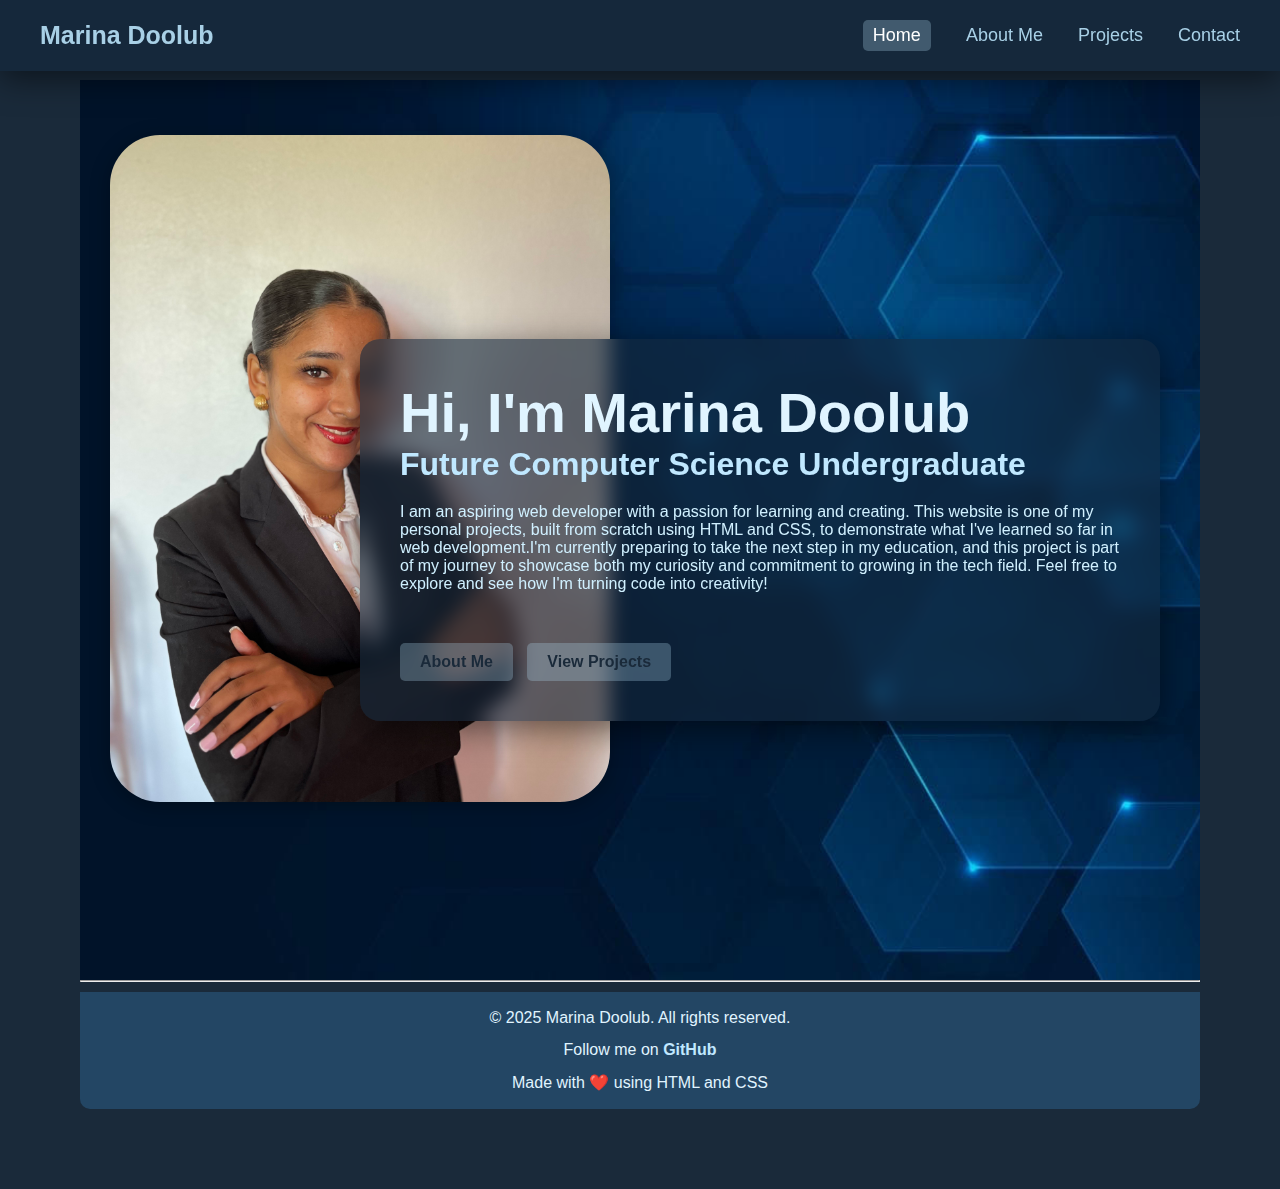
<file: index.html>
<!DOCTYPE html>
<html lang="en">
<head>
    <meta charset="UTF-8">
    <meta name="viewport" content="width=device-width, initial-scale=1.0">
    <title>Document</title>
    <link rel="stylesheet" href="style.css">
    <link rel="icon" type="image/jpg" href="../images/favicon.jpg">
</head>
<body>
        <header class="header">
                <a href="#" class="logo">Marina Doolub</a>

        <nav class="navbar">
            
            <a href="index.html" class="active">Home</a>
            <a href="about.html">About Me</a>
            <a href="projects.html">Projects</a>
            <a href="contact.html">Contact</a>
    
        </nav>
        </header>
         
     <main>
        <section class="home" id="home">  
            <img src="../images/IMG_1344.jpeg" alt="Top Left" class="top-left-image">

            <div class="home-content">
                <h1>Hi, I'm Marina Doolub</h1>
                <h3>Future Computer Science Undergraduate </h3>
                <p>I am an aspiring web developer with a passion for learning and creating. 
                    This website is one of my personal projects, built from scratch using HTML and CSS,
                    to demonstrate what I've learned so far in web development.I'm currently preparing 
                    to take the next step in my education, and this project 
                    is part of my journey to showcase both my curiosity and commitment
                    to growing in the tech field. Feel free to explore 
                    and see how I'm turning code into creativity!
                </p>
                  <div class="btn-box">
                    <a href="about.html"class="btn">About Me</a> 
                    <a href="projects.html" class="btn">View Projects</a>  
                  </div>
            </div>
        </section>
    </main>
        <hr/>
         <footer>
            <div class="bottom-bar">
                <p>&copy; 2025 Marina Doolub. All rights reserved.</p>
                <p>Follow me on 
                    <a href="https://github.com/MarinaDoolub">GitHub</a>
                </p>
                <p>Made with ❤️ using HTML and CSS</p>
            </div>
         </footer>
</body>
</html>
</file>
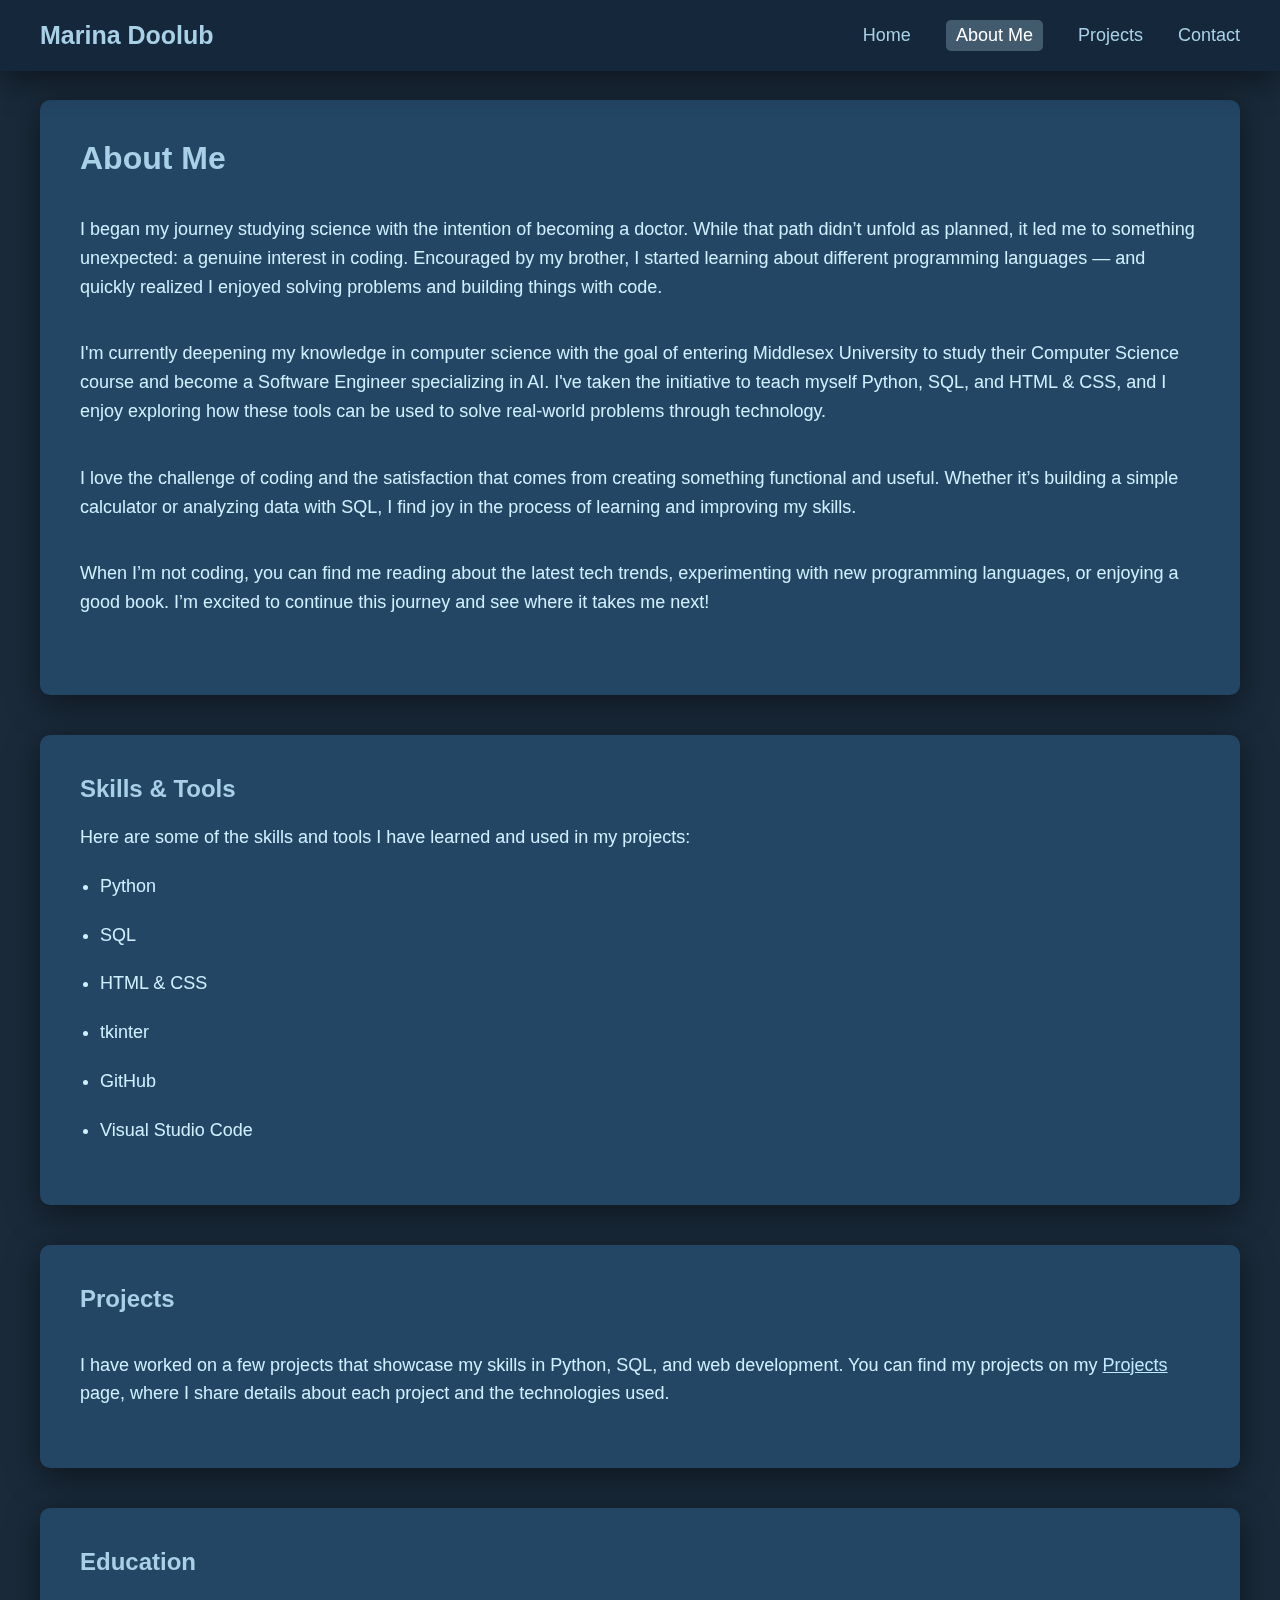
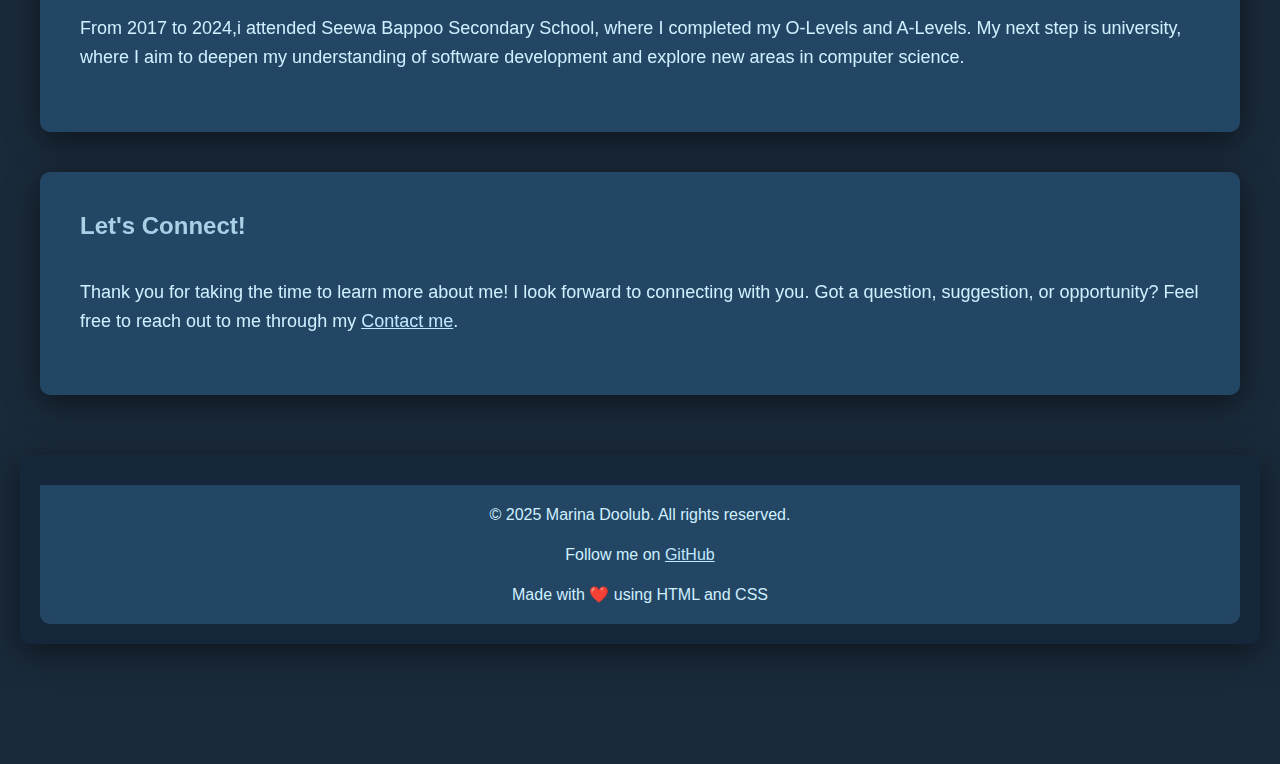
<file: about.html>
<!DOCTYPE html>
<html lang="en">
<head>
    <meta charset="UTF-8">
    <meta name="viewport" content="width=device-width, initial-scale=1.0">
    <meta http-equiv="X-UA-Compatible" content="ie=edge">
    <title>Document</title>
    <link rel="StyleSheet" href="about.css">
    <link rel="icon" type="image/jpg" href="../images/favicon.jpg">
</head>
 <header class="header">
            <a href="#" class="logo">Marina Doolub</a>

        <nav class="navbar">
            
            <a href="index.html" >Home</a>
            <a href="about.html" class="active">About Me</a>
            <a href="projects.html">Projects</a>
            <a href="contact.html">Contact</a>
    
        </nav> 
        </header>
    
        <main>
            <section class="abt">
                <div class="container container-one"> 

                <h1>
                    About Me
                </h1>
                <br>
                <p>
                    I began my journey studying science with the intention of becoming a doctor.
                    While that path didn’t unfold as planned, it led me to something unexpected:
                    a genuine interest in coding. 
                    Encouraged by my brother, I started learning about different programming languages
                    — and quickly realized I enjoyed solving problems and building things with code.
                </p>
                <br>
                <p>
                    I'm currently deepening my knowledge in computer science with the goal of entering
                    Middlesex University to study their Computer Science course and
                    become a Software Engineer specializing in AI.
                    I've taken the initiative to teach myself Python, SQL, and HTML & CSS, 
                    and I enjoy exploring how these tools can be used to solve real-world problems 
                    through technology.
                </p>
                <br>
                <p>
                    I love the challenge of coding and the satisfaction that comes from creating something functional and useful.
                    Whether it’s building a simple calculator or analyzing data with SQL, 
                    I find joy in the process of learning and improving my skills.
                </p>
                <br>    
                <p>
                    When I’m not coding, you can find me reading about the latest tech trends, experimenting with new programming languages, or enjoying a good book.
                    I’m excited to continue this journey and see where 
                    it takes me next!
                </p>
                <br>
                </div>
                <div class="container container-two">

                <h2>    
                    Skills & Tools 
                </h2>
                <p>
                    Here are some of the skills and tools I have learned and used in my projects:
                </p>
                <ul>
                    <li>Python</li>
                    <li>SQL</li>
                    <li>HTML & CSS</li>
                    <li>tkinter</li>
                    <li>GitHub </li>
                    <li>Visual Studio Code</li>
                </ul>
                
                </div>
                <div class="container container-three">

                <h2>    
                    Projects
                </h2>

                <br>
                <p>
                    I have worked on a few projects that showcase
                    my skills in Python, SQL, and web development.
                    You can find my projects on my <a href="projects.html">Projects</a>
                    page, where I share details about each project and the technologies used.
                </p>
                </div>
                <div class="container container-four">
                <h2>
                    Education
                </h2>
                <br>
                <p> 
                    From 2017 to 2024,i attended Seewa Bappoo Secondary School, where I completed
                    my O-Levels and A-Levels.
                    My next step is university, where I aim to deepen my understanding of 
                    software development and explore new areas in computer science.
                </p>
                </div>
                <div class="container container-five">
                <h2>
                    Let's Connect!
                </h2>
                <br>
                <p> 
                    Thank you for taking the time to learn more about me!
                    I look forward to connecting with you.
                    Got a question, suggestion, or opportunity?
                    Feel free to reach out to me through my <a href="contact.html">Contact me</a>.
                </p>
                </div> 
          </section>
           </main>
        
         <footer class="footer">
            <div class="bottom-bar">
                <p>&copy; 2025 Marina Doolub. All rights reserved.</p>
                <p>Follow me on 
                    <a href="https://github.com/MarinaDoolub">GitHub</a>
                </p>
                <p>Made with ❤️ using HTML and CSS</p>
            </div>
         </footer>
    </body>
</html>
</file>
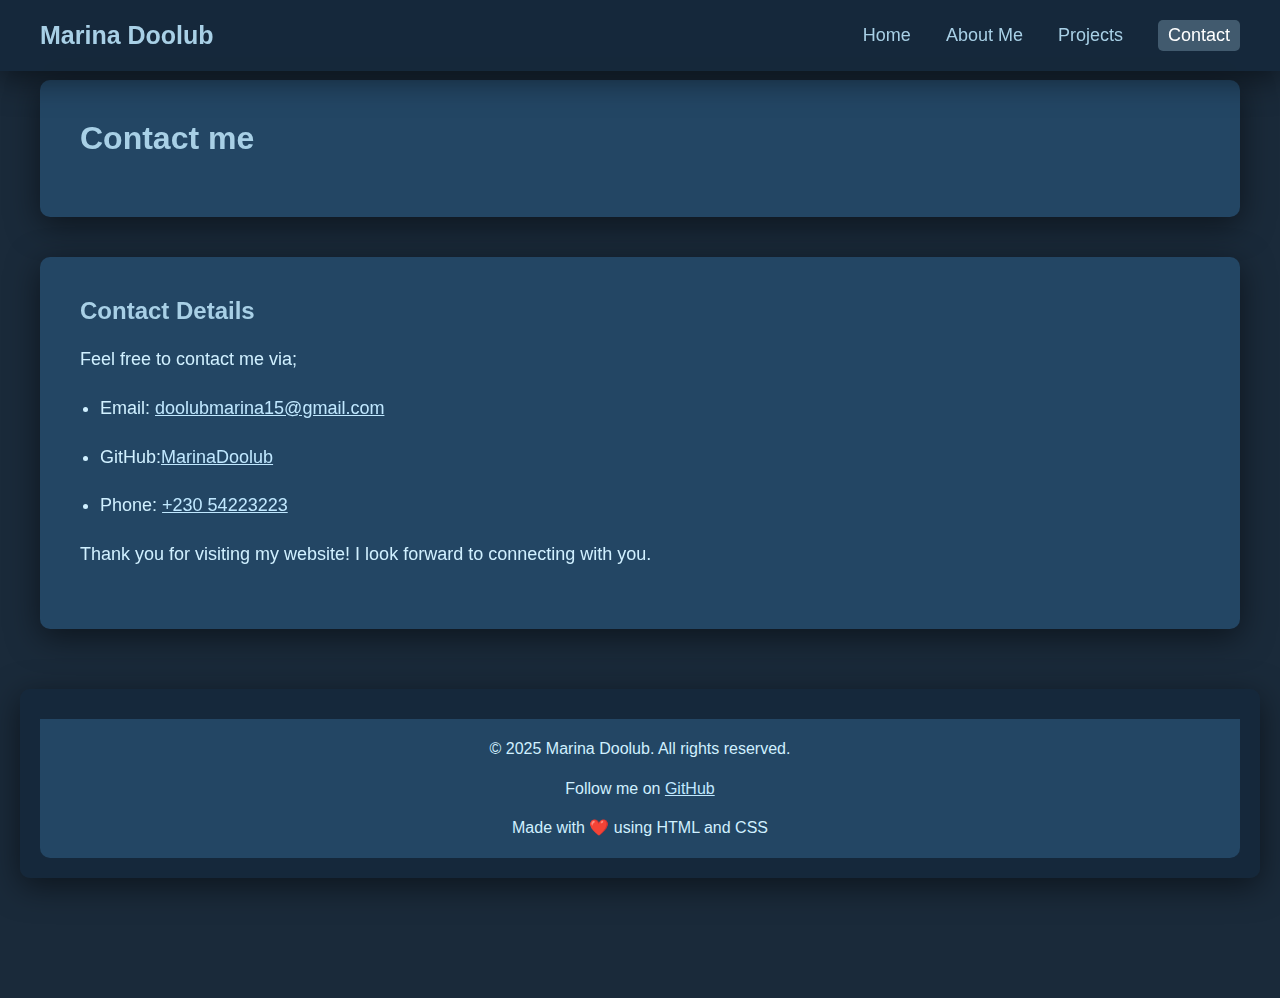
<file: contact.html>
<!DOCTYPE html>
<html lang="en">
<head>
    <meta charset="UTF-8">
    <meta name="viewport" content="width=device-width, initial-scale=1.0">
    <meta http-equiv="X-UA-Compatible" content="ie=edge">
    <title>My Website</title>
    <link rel="StyleSheet" href="contact.css">
    <link rel="icon" type="image/jpg" href="../images/favicon.jpg">
</head>
    <body>
            <header class="header">
            <a href="#" class="logo">Marina Doolub</a>

        <nav class="navbar">
            
            <a href="index.html" >Home</a>
            <a href="about.html" >About Me</a>
            <a href="projects.html">Projects</a>
            <a href="contact.html" class="active">Contact</a>
    
        </nav> 
        </header>
            <main>
              <section class="contact-section">
            <div class="container container-one">
                <h1>
                    Contact me
                </h1>
            </div>
            <div class="container container-two">
                    <h2>Contact Details</h2>
                    <p>
                        Feel free to contact me via; 
                    </p>
                        <ul>
                            <li>Email: <a href="mailto:doolubmarina15@gmail.com">doolubmarina15@gmail.com</a></li>
                            <li>GitHub:<a href="https://github.com/MarinaDoolub">MarinaDoolub</a></li>
                            <li>Phone: <a href="tel:+23054223223">+230 54223223</a></li>
                        </ul>  
                    
                        <p>
                        Thank you for visiting my website! I look forward to connecting with you.
                        </p>
            </div> 
            </section>
            
        </main>
          <footer class="footer">
            <div class="bottom-bar">
                <p>&copy; 2025 Marina Doolub. All rights reserved.</p>
                <p>Follow me on 
                    <a href="https://github.com/MarinaDoolub">GitHub</a>
                </p>
                <p>Made with ❤️ using HTML and CSS</p>
            </div>
     </footer>
        </body>
</html>
</file>
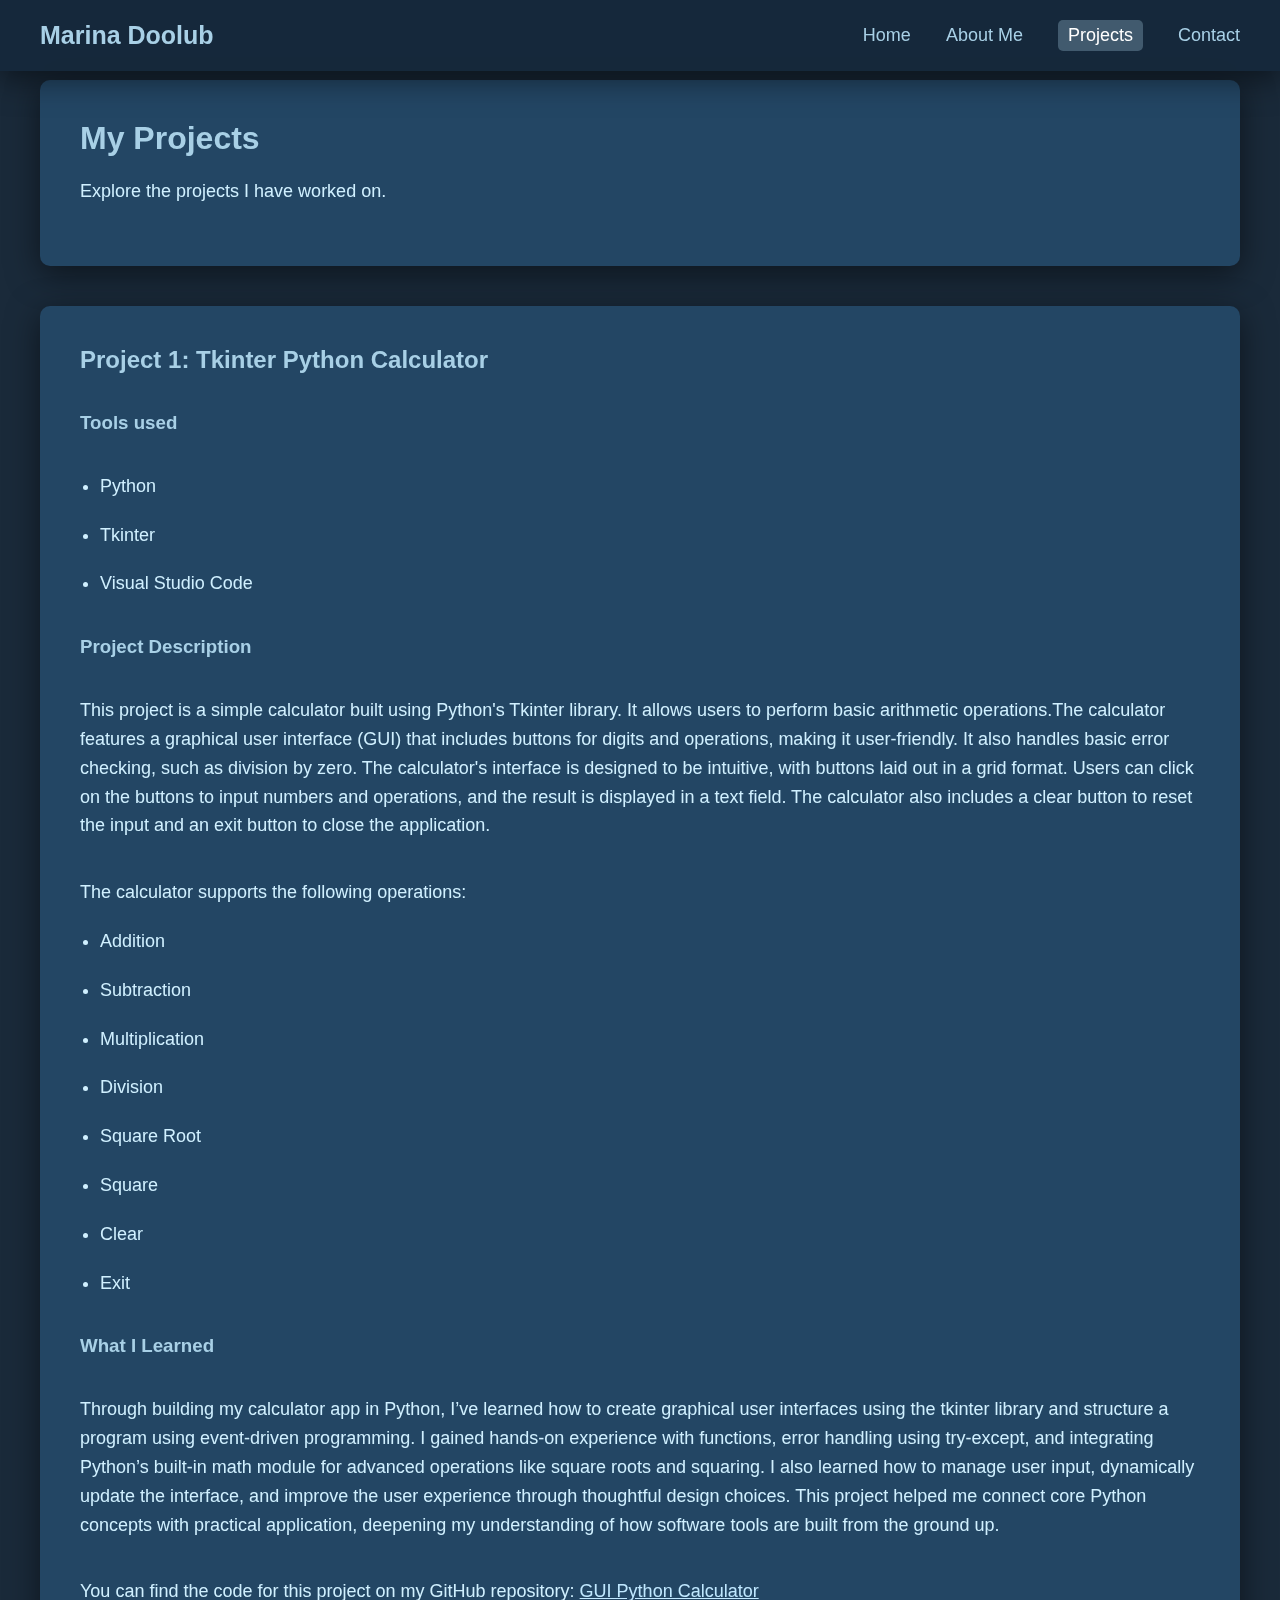
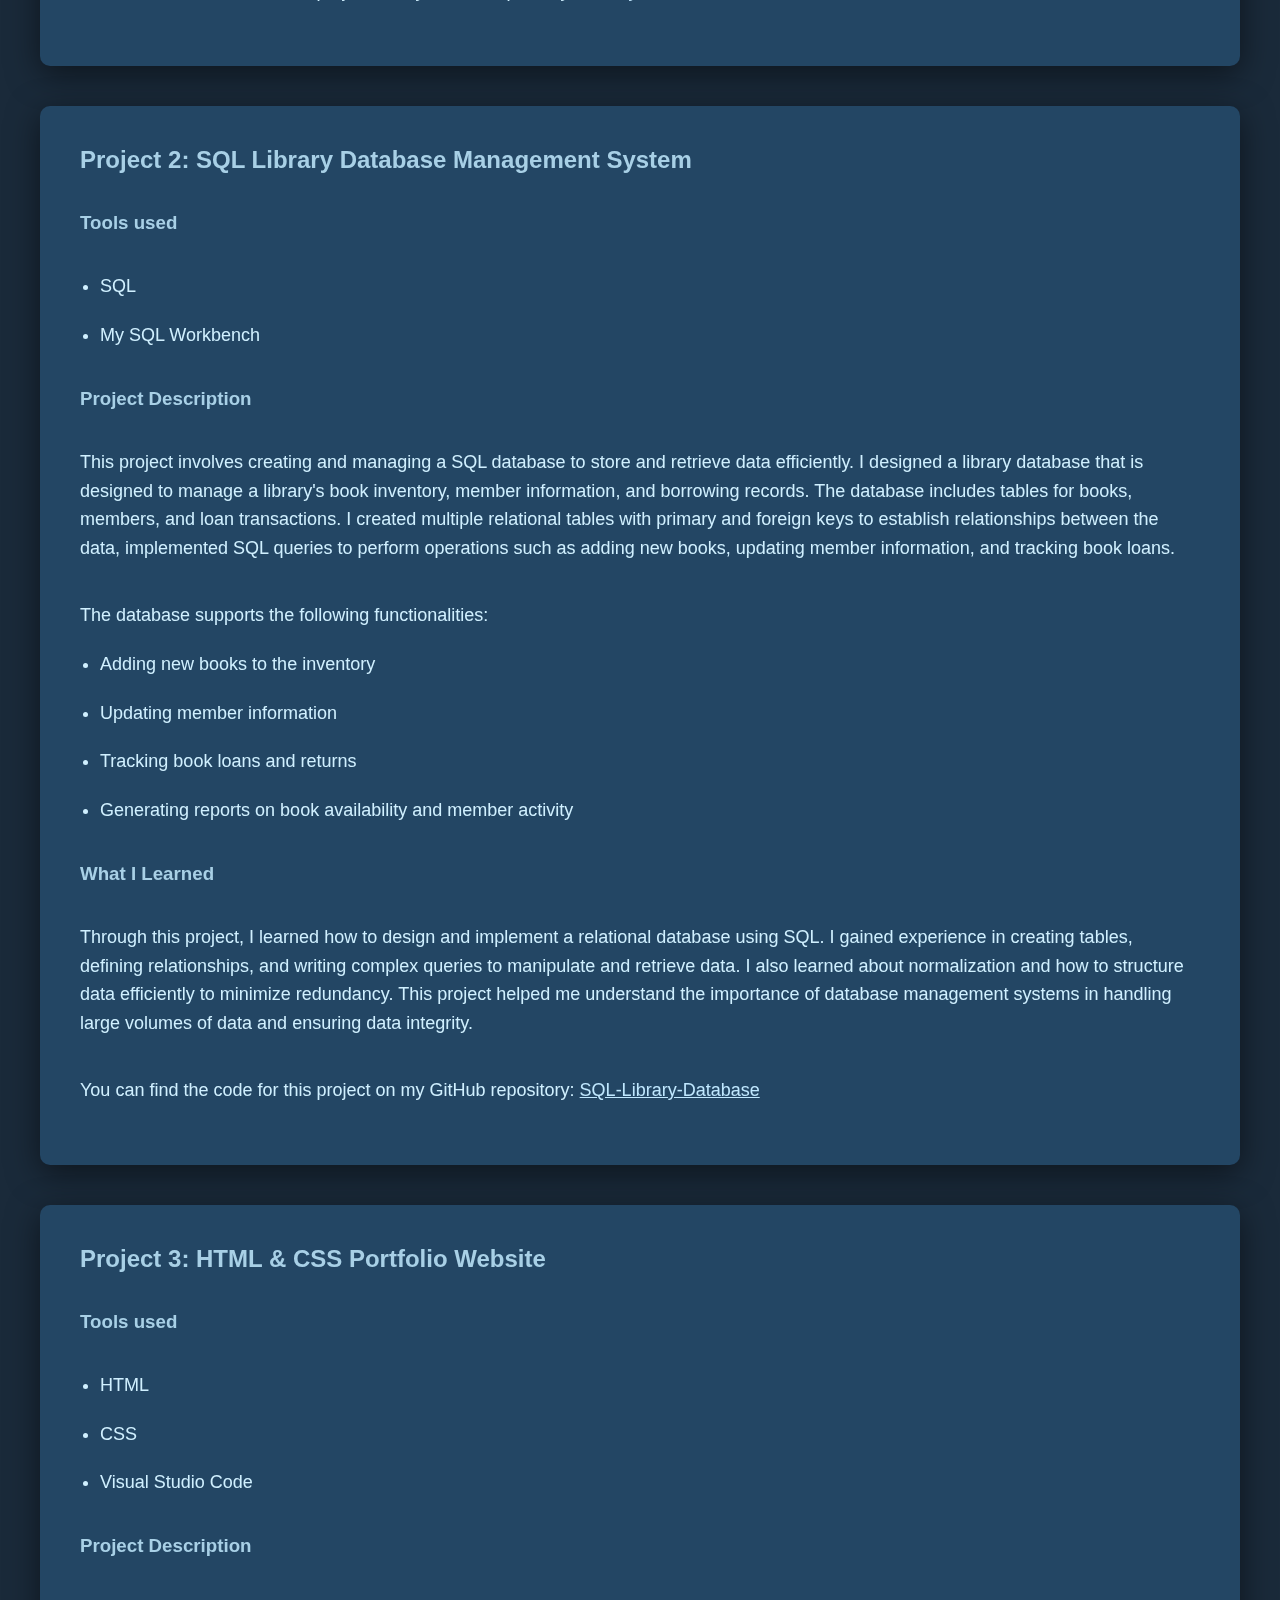
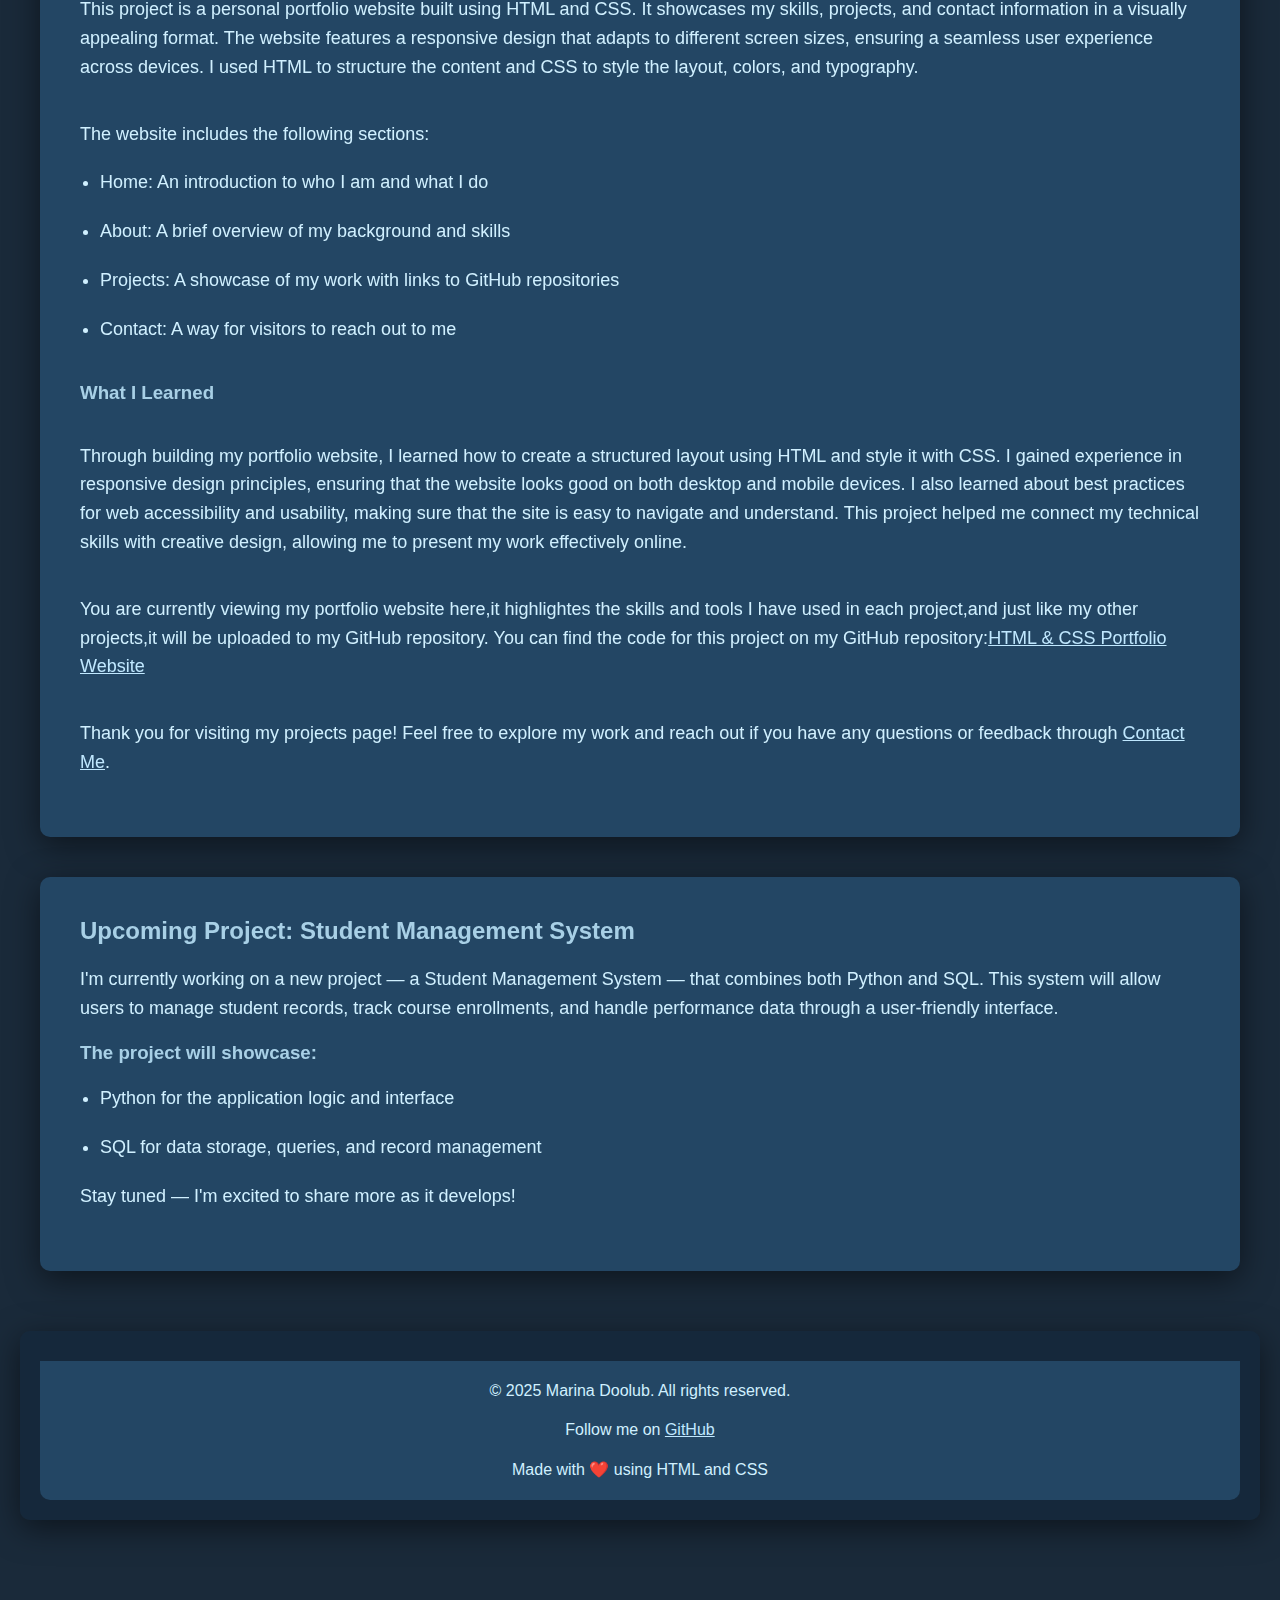
<file: projects.html>
<!DOCTYPE html>
<html lang="en">
<head>
    <meta charset="UTF-8">
    <meta name="viewport" content="width=device-width, initial-scale=1.0">
    <meta http-equiv="X-UA-Compatible" content="ie=edge">
    <title>Document</title>
    <link rel="StyleSheet" href="projects.css">
    <link rel="icon" type="image/jpg" href="../images/favicon.jpg">
</head>
<body>    
                   
        <header class="header">
            <a href="#" class="logo">Marina Doolub</a>

        <nav class="navbar">
            
            <a href="index.html" >Home</a>
            <a href="about.html" >About Me</a>
            <a href="projects.html"class="active">Projects</a>
            <a href="contact.html">Contact</a>
    
        </nav> 
        </header>
        
        <main>
                <section class="pro">
                <div class="container">
                    <h1>My Projects</h1>
                    <p>Explore the projects I have worked on.</p>
                </div>
                <div class="container container-one">
                <h2>
                    Project 1: Tkinter Python Calculator
                </h2>
                
                <br>

                <h3>
                    Tools used
                </h3>
                <br>
                <ul>
                    <li>Python</li>
                    <li>Tkinter</li>
                    <li>Visual Studio Code </li>
                </ul>
                <br>
                <h3>
                    Project Description
                </h3>
                <br>
                <p>
                    This project is a simple calculator built using Python's Tkinter library. 
                    It allows users to perform basic arithmetic operations.The calculator features a graphical user interface (GUI) that includes buttons for digits and operations, 
                    making it user-friendly. It also handles basic error checking, such as division by zero.
                    The calculator's interface is designed to be intuitive, with buttons laid out in a grid format. 
                    Users can click on the buttons to input numbers and operations, and the result is displayed in a text field.
                    The calculator also includes a clear button to reset the input and an exit button to close the application.
                </p>
                <br>
                <p>
                    The calculator supports the following operations:
                </p>
                    <ul>
                        <li>Addition</li>
                        <li>Subtraction</li>
                        <li>Multiplication</li>
                        <li>Division</li>
                        <li>Square Root</li>
                        <li>Square</li>
                        <li>Clear</li>
                        <li>Exit</li>

                    </ul>
                <br>
                <h3>
                    What I Learned
                </h3>
                <br>
                <p>
                    Through building my calculator app in Python, 
                    I’ve learned how to create graphical user interfaces using the tkinter library and 
                    structure a program using event-driven programming.
                    I gained hands-on experience with functions, error handling using try-except,
                    and integrating Python’s built-in math module for advanced operations like 
                    square roots and squaring. I also learned how to manage user input, dynamically update
                    the interface, and improve the user experience through thoughtful design choices. 
                    This project helped me connect core Python concepts with practical application, 
                    deepening my understanding of how software tools are built from the ground up.

                </p>
                <br>

                <p>
                    You can find the code for this project on my GitHub repository: 
                    <a href="https://github.com/MarinaDoolub/Calculator-App-project.git">GUI Python Calculator</a>
                </p>

                </div>

                <div class="container container-two">

                <h2>
                    Project 2: SQL Library Database Management System

                </h2>
                <br>
                
                <h3>
                    Tools used
                </h3>
                <br>
                <ul>
                    <li>SQL</li>
                    <li>My SQL Workbench</li>
                </ul>
                <br>
                <h3>
                    Project Description
                </h3>
                <br>
                <p>
                    This project involves creating and managing a SQL database to store and retrieve data efficiently. 
                    I designed a library database that is designed to manage a library's book inventory,
                    member information, and borrowing records. The database includes tables for books, members, and loan transactions.
                    I created multiple relational tables with primary and foreign keys to establish relationships between the data,
                    implemented SQL queries to perform operations such as adding new books, updating member information, 
                    and tracking book loans.
                </p>
                <br>
                <p>
                    The database supports the following functionalities:
                    <ul>
                        <li>Adding new books to the inventory</li>
                        <li>Updating member information</li>
                        <li>Tracking book loans and returns</li>
                        <li>Generating reports on book availability and member activity</li>
                    </ul>
                </p>   
                
                <br>
                <h3>
                    What I Learned
                </h3>
                <br>
                <p>
                    Through this project, I learned how to design and implement a relational database using SQL. 
                    I gained experience in creating tables, defining relationships, and
                    writing complex queries to manipulate and retrieve data.
                    I also learned about normalization and how to structure data efficiently to minimize redundancy.
                    This project helped me understand the importance of database management systems in 
                    handling large volumes of data and ensuring data integrity.


                </p>
                <br>

                <p>
                    You can find the code for this project on my GitHub repository: 
                    <a href="https://github.com/MarinaDoolub/SQL-Library-Database.git">SQL-Library-Database</a>
                </p>
                </div>

                <div class="container container-three">

                <h2>
                    Project 3: HTML & CSS Portfolio Website
                </h2>
                <br>    
                <h3>
                    Tools used
                </h3>
                <br>

                <ul>
                    <li>HTML</li>
                    <li>CSS</li>
                    <li>Visual Studio Code</li>

                </ul>
                <br>
                <h3>
                    Project Description     
                </h3>
                <br>

                <p>
                    This project is a personal portfolio website built using HTML and CSS. 
                    It showcases my skills, projects, and contact information in a visually appealing format.
                    The website features a responsive design that adapts to different screen sizes, 
                    ensuring a seamless user experience across devices.
                    I used HTML to structure the content and CSS to style the layout, colors, and typography.
                </p>
                <br>

                <p>
                    The website includes the following sections:
                    <ul>
                        <li>Home: An introduction to who I am and what I do</li>
                        <li>About: A brief overview of my background and skills</li>
                        <li>Projects: A showcase of my work with links to GitHub repositories</li>
                        <li>Contact: A way for visitors to reach out to me</li>
                    </ul>
                </p>
                <br>        
                <h3>
                    What I Learned
                </h3>
                <br>
                <p>
                    Through building my portfolio website, I learned how to create a structured layout
                    using HTML and style it with CSS.
                    I gained experience in responsive design principles,
                    ensuring that the website looks good on both desktop and mobile devices.
                    I also learned about best practices for web accessibility and usability, 
                    making sure that the site is easy to navigate and understand.
                    This project helped me connect my technical skills with creative design,
                    allowing me to present my work effectively online.
                </p>
                <br>    

                <p>
                    You are currently viewing my portfolio website here,it highlightes
                    the skills and tools I have used in each project,and
                    just like my other projects,it will be uploaded to my GitHub repository.
                    You can find the code for this project on my GitHub 
                    repository:<a href="https://github.com/MarinaDoolub/Web-portfolio.git">HTML & CSS Portfolio Website</a>
                </p>
                <br>

                <p>
                    Thank you for visiting my projects page! 
                    Feel free to explore my work and reach out if you have any questions 
                    or feedback through <a href="contact.html">Contact Me</a>.
                </p>
                </div>

                <div class="container container-four">
                    
                <h2>
                        Upcoming Project: Student Management System
                </h2>

                <p>I'm currently working on a new project — a Student Management System — 
                    that combines both Python and SQL. This system will allow users to manage student records, track course enrollments,
                    and handle performance data through a user-friendly interface.
                </p>
                <h3>
                    The project will showcase:
                </h3>
                <ul>
                    <li>Python for the application logic and interface</li>
                    <li>SQL for data storage, queries, and record management</li>
                </ul>
                 <p>
                    Stay tuned — I'm excited to share more as it develops!
                 </p>
                </div>
            </section> 
             </main>
                <footer class="footer">
            <div class="bottom-bar">
                <p>&copy; 2025 Marina Doolub. All rights reserved.</p>
                <p>Follow me on 
                    <a href="https://github.com/MarinaDoolub">GitHub</a>
                </p>
                <p>Made with ❤️ using HTML and CSS</p>
            </div>
            </footer>
</body> 
</html>
</file>
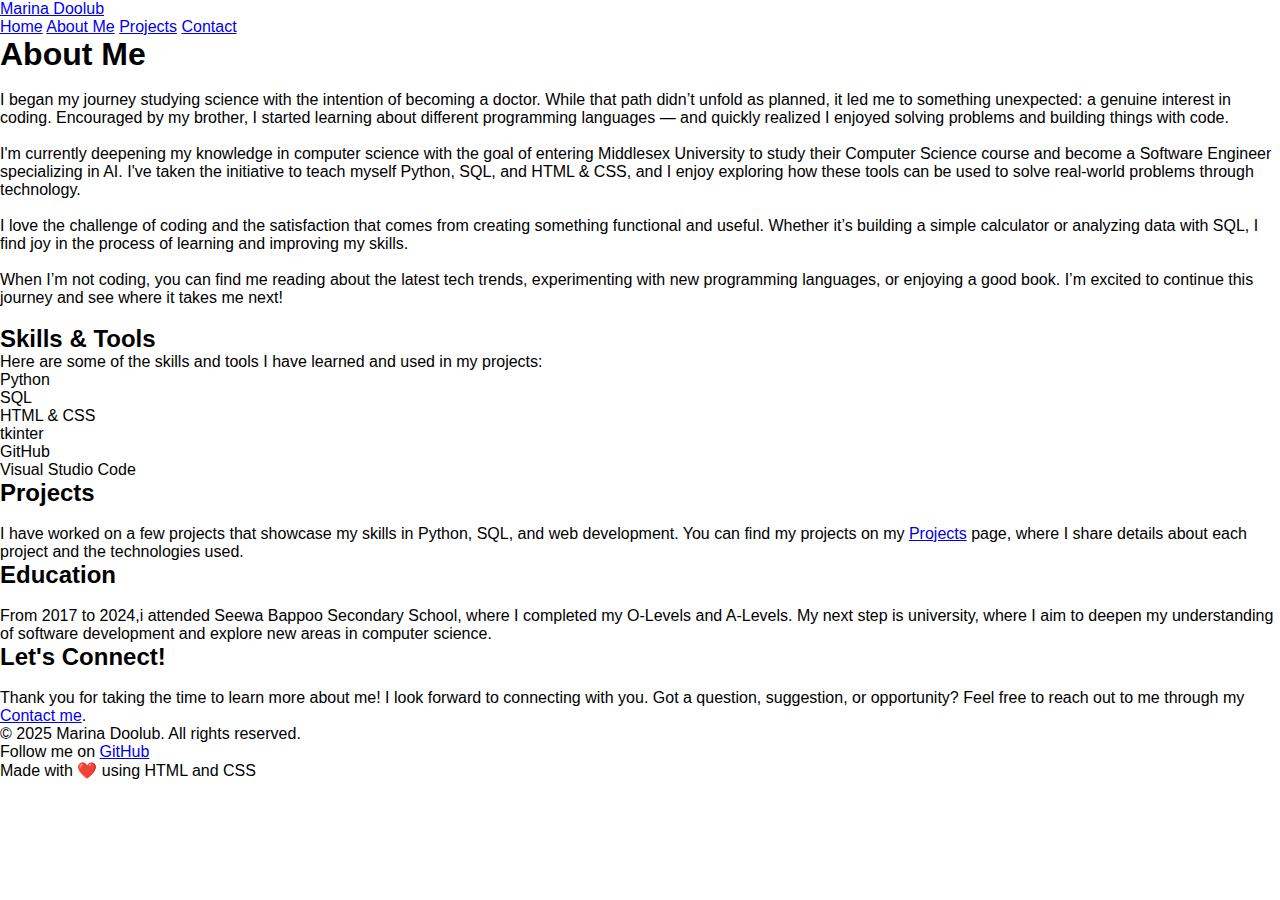
<file: html/about.html>
<!DOCTYPE html>
<html lang="en">
<head>
    <meta charset="UTF-8">
    <meta name="viewport" content="width=device-width, initial-scale=1.0">
    <meta http-equiv="X-UA-Compatible" content="ie=edge">
    <title>Document</title>
    <link rel="StyleSheet" href="../css/about.css">
    <link rel="icon" type="image/jpg" href="../images/favicon.jpg">
</head>
 <header class="header">
            <a href="#" class="logo">Marina Doolub</a>

        <nav class="navbar">
            
            <a href="index.html" >Home</a>
            <a href="about.html" class="active">About Me</a>
            <a href="projects.html">Projects</a>
            <a href="contact.html">Contact</a>
    
        </nav> 
        </header>
    
        <main>
            <section class="abt">
                <div class="container container-one"> 

                <h1>
                    About Me
                </h1>
                <br>
                <p>
                    I began my journey studying science with the intention of becoming a doctor.
                    While that path didn’t unfold as planned, it led me to something unexpected:
                    a genuine interest in coding. 
                    Encouraged by my brother, I started learning about different programming languages
                    — and quickly realized I enjoyed solving problems and building things with code.
                </p>
                <br>
                <p>
                    I'm currently deepening my knowledge in computer science with the goal of entering
                    Middlesex University to study their Computer Science course and
                    become a Software Engineer specializing in AI.
                    I've taken the initiative to teach myself Python, SQL, and HTML & CSS, 
                    and I enjoy exploring how these tools can be used to solve real-world problems 
                    through technology.
                </p>
                <br>
                <p>
                    I love the challenge of coding and the satisfaction that comes from creating something functional and useful.
                    Whether it’s building a simple calculator or analyzing data with SQL, 
                    I find joy in the process of learning and improving my skills.
                </p>
                <br>    
                <p>
                    When I’m not coding, you can find me reading about the latest tech trends, experimenting with new programming languages, or enjoying a good book.
                    I’m excited to continue this journey and see where 
                    it takes me next!
                </p>
                <br>
                </div>
                <div class="container container-two">

                <h2>    
                    Skills & Tools 
                </h2>
                <p>
                    Here are some of the skills and tools I have learned and used in my projects:
                </p>
                <ul>
                    <li>Python</li>
                    <li>SQL</li>
                    <li>HTML & CSS</li>
                    <li>tkinter</li>
                    <li>GitHub </li>
                    <li>Visual Studio Code</li>
                </ul>
                
                </div>
                <div class="container container-three">

                <h2>    
                    Projects
                </h2>

                <br>
                <p>
                    I have worked on a few projects that showcase
                    my skills in Python, SQL, and web development.
                    You can find my projects on my <a href="projects.html">Projects</a>
                    page, where I share details about each project and the technologies used.
                </p>
                </div>
                <div class="container container-four">
                <h2>
                    Education
                </h2>
                <br>
                <p> 
                    From 2017 to 2024,i attended Seewa Bappoo Secondary School, where I completed
                    my O-Levels and A-Levels.
                    My next step is university, where I aim to deepen my understanding of 
                    software development and explore new areas in computer science.
                </p>
                </div>
                <div class="container container-five">
                <h2>
                    Let's Connect!
                </h2>
                <br>
                <p> 
                    Thank you for taking the time to learn more about me!
                    I look forward to connecting with you.
                    Got a question, suggestion, or opportunity?
                    Feel free to reach out to me through my <a href="contact.html">Contact me</a>.
                </p>
                </div> 
          </section>
           </main>
        
         <footer class="footer">
            <div class="bottom-bar">
                <p>&copy; 2025 Marina Doolub. All rights reserved.</p>
                <p>Follow me on 
                    <a href="https://github.com/MarinaDoolub">GitHub</a>
                </p>
                <p>Made with ❤️ using HTML and CSS</p>
            </div>
         </footer>
    </body>
</html>
</file>
<file: style.css>
*{ 

    margin: 0px;
    padding: 0px;
    box-sizing: border-box;
    font-family:Verdana, Geneva, Tahoma, sans-serif
}

html{
    scroll-behavior: smooth;
    background-color:rgba(26, 42, 58);
}
body{
    color: rgba(224, 244, 255);
    padding: 80px
    
}

.header{
    position: fixed;
    top: 0%;
    left: 0%;
    width: 100%;
    padding: 20px 40px;
    background:rgba(20, 40, 60, 0.7);
    backdrop-filter: blur(10px);
    -webkit-backdrop-filter: blur(10px);
    box-shadow: 0 8px 32px rgba(0, 0, 0, 0.5);
    display: flex;
    justify-content: space-between;
    align-items: center;
    z-index: 100;
}
.logo{
    font-size: 25px;
    color:rgba(168, 208, 230);
    font-weight: 600;
    text-decoration: none;
}
.navbar{
    display: flex;
    align-items: center;
}
.navbar a {
    font-size: 18px;
    color:rgba(168, 208, 230);
    text-decoration: none;
    font-weight: 500;
    margin-left: 35px;
    transition:0.3s;
}
.navbar a:hover,
.navbar a.active {
    background-color: rgba(168, 208, 230, 0.3);
    color: rgba(255, 255, 255);
    padding: 5px 10px;
    border-radius: 5px;
}

.home {
    position: relative; 
    height: 100vh;
    background: url(../images/IMG_1360.jpg) no-repeat center/cover;
    display: flex;
    align-items: center;
    justify-content: flex-end;
    padding: 0 40px;
    flex-wrap: wrap;
}

.home .top-left-image {
    position: absolute;
    top: 55px;
    left: 30px;
    width: 500px; 
    max-width:90%;
    height: auto; 
    border-radius: 50px;
    box-shadow: 0 4px 20px rgba(0, 0,0,0.3);


    
}
.home-content{
    max-width: 800px;
    background:rgba(20, 40, 60, 0.6);
    padding: 40px;
    border-radius: 20px;
    backdrop-filter: blur(10px);
    -webkit-backdrop-filter: blur(10px);
    box-shadow: 0 8px 32px 0 rgba(0, 0, 0, 0.5);;
}

.home-content h1{
    font-size: 56px;
    color:rgba(224, 244, 255);
    font-weight: 700;
    line-height: 1.2;
}
.home-content h3{
    font-size: 32px;
    color:  rgba(192, 232, 255);
    font-weight: 700;
}
.home-content p{
    font-size: 16px;
    margin: 20px 0 30px ;
    color: rgba(208, 240, 255) ;
}
.home-content a{
    display: inline-block;
    padding: 10px 20px;
    background-color: rgba(168, 208, 230, 0.3);
    color:rgba(26, 42, 58);
    text-decoration: none;
    font-weight: 600;
    border-radius: 5px;
    margin-top: 20px;
    transition: background-color 0.3s;
}
.home-content a:hover {
    background-color:rgba(168, 208, 230, 0.5);
}

.section {
    min-height: 100vh;
    padding: 80px 40px;
    display: flex;
    align-items: center;
    justify-content: center;
    background: rgba(20, 40, 60, 0.6); 
    backdrop-filter: blur(10px);
    box-shadow: inset 0 0 10px rgba(0, 0, 0, 0.5);
    margin: 20px;
    border-radius: 20px;
    color: rgba(224, 244, 255);
    text-align: center;

}

.section h2 {
    font-size: 40px;
    margin-bottom: 20px;
}

.section p {
    font-size: 18px;
    max-width: 800px;
}
.btn-box .btn {
  display: inline-block;
  padding: 10px 20px;
  background-color: rgba(168, 208, 230, 0.3);
  color: rgba(26, 42, 58);
  text-decoration: none;
  font-weight: 600;
  border-radius: 5px;
  margin-right: 10px;
  transition: background-color 0.3s;
}
.footer {
    width: 100%;
    padding: 20px;
    background: rgba(20, 40, 60, 0.7); 
    backdrop-filter: blur(10px);
    -webkit-backdrop-filter: blur(10px);
    box-shadow: 0 8px 32px rgba(0, 0, 0, 0.4);
    display: flex;
    justify-content: space-between;
    align-items: center;
    position: relative; 
    margin-top: 60px;
    border-radius: 10px;
    color: rgb(224, 244, 255); 
}

.bottom-bar {
    background-color: rgb(35, 70, 100); 
    color: rgb(224, 244, 255); 
    padding: 10px 0;
    text-align: center;
    width: 100%;
    position: relative; 
    margin-top: 10px;
    border-radius: 0 0 10px 10px;
}

.bottom-bar p {
    margin: 0;
    font-size: 16px;
    color: rgb(224, 244, 255);
    padding: 7px;
}

.bottom-bar a {
    color: rgb(192, 232, 255); 
    text-decoration: none;
    font-weight: bold;
    transition: color 0.3s ease;
}

.bottom-bar a:hover {
    color: white;
}

@media (max-width: 768px) {
    .header {
        flex-direction: column;
        align-items: flex-start;
        padding: 20px;
    }

    .navbar {
        flex-direction: column;
        width: 100%;
        margin-top: 10px;
    }

    .navbar a {
        margin: 10px 0;
    }
    
    p {
    font-size: 16px;
    line-height: 1.5;
    }

    .home {
        flex-direction: column;
        align-items: center;
        padding: 20px;
        height: auto;
    }

    .home .top-left-image {
        position: static;
        width: 100%;
        max-width: 300px;
        height: auto;
        margin-bottom: 20px;
        box-shadow: none; 
    }

    .home-content {
        padding: 20px;
        margin: 20px 10px 40px 10px;
    }

    .footer {
        flex-direction: column;
        text-align: center;
        gap: 15px;
        padding: 20px 10px;
    }

    .bottom-bar p {
        font-size: 14px;
        padding: 5px;
    }

}
</file>
<file: about.css>
* {
    margin:0;
    padding: 0;
    box-sizing: border-box;
    font-family: Verdana, Geneva, Tahoma, sans-serif;
}

html {
    scroll-behavior: smooth;
    background-color: rgb(26, 42, 58);
}

body {
    color: rgb(224, 244, 255);
    padding: 100px 20px 120px;
}



.header {
    position: fixed;
    top: 0;
    left: 0;
    width: 100%;
    padding: 20px 40px;
    background: rgba(20, 40, 60, 0.7);
    backdrop-filter: blur(10px);
    -webkit-backdrop-filter: blur(10px);
    box-shadow: 0 8px 32px rgba(0, 0, 0, 0.5);
    display: flex;
    justify-content: space-between;
    align-items: center;
    z-index: 100;
}

.logo {
    font-size: 25px;
    color:rgb(168, 208, 230);
    font-weight: 600;
    text-decoration: none;
}

.navbar {
    display: flex;
    align-items: center;
    
}

.navbar a {
    font-size: 18px;
    color: rgb(168, 208, 230);
    text-decoration: none;
    font-weight: 500;
    margin-left: 35px;
    transition: 0.3s;
}
.navbar a:hover,
.navbar a.active {
    background-color: rgba(168, 208, 230, 0.3);
    color: white;
    padding: 5px 10px;
    border-radius: 5px;
}

.container {
    max-width: 1200px;
    margin: 0 auto;
    padding: 40px;
    background-color: rgb(35, 70, 100);
    backdrop-filter: blur(10px);
    -webkit-backdrop-filter: blur(10px);
    box-shadow: 0 8px 32px rgba(0, 0, 0, 0.5);
    border-radius: 10px;
    margin-bottom: 40px;
}

h1, h2, h3 {
    color: rgb(168, 208, 230);
    margin-bottom: 20px;
}

p, li {
    color: rgb(208, 240, 255);
    font-size: 18px;
    line-height: 1.6;
    margin-bottom: 20px;
}

ul {
    list-style-type: disc;
    padding-left: 20px;
}

a {
    color: rgb(192, 232, 255);
    text-decoration: underline;
    transition: color 0.3s ease;
}


a:hover {
    color: white;
}

.footer {
    width: 100%;
    padding: 20px;
    background: rgba(20, 40, 60, 0.7);
    backdrop-filter: blur(10px);
    -webkit-backdrop-filter: blur(10px);
    box-shadow: 0 8px 32px rgba(0, 0, 0, 0.5);
    display: flex;
    justify-content: space-between;
    align-items: center;
    position: relative;
    margin-top: 60px;
    border-radius: 10px;
    color: rgb(224, 244, 255);
    flex-wrap: wrap;
}

.bottom-bar {
    background-color: rgb(35, 70, 100);
    color: rgb(224, 244, 255);
    padding: 10px 0;
    text-align: center;
    width: 100%;
    position: relative;
    margin-top: 10px;
    border-radius: 0 0 10px 10px;
}

.bottom-bar p {
    margin: 0;
    font-size: 16px;
    padding: 7px;
}

@media (max-width: 768px) {
    body {
        overflow-x: hidden;
        font-size: 14px;
    }

    .header {
        flex-direction: column;
        align-items: flex-start;
        padding: 10px 15px;
    }

    .navbar {
        flex-direction: column;
        width: 100%;
        margin-top: 5px;
    }

    .navbar a {
        margin: 6px 0;
        font-size: 14px;
    }

    p,
    li {
        font-size: 14px;
        line-height: 1.4;
        margin-bottom: 10px;
    }

    .container {
        padding: 15px;
        margin: 10px;
        width: 100%;
        box-sizing: border-box;
    }

    .footer {
        flex-direction: column;
        text-align: center;
        gap: 10px;
        padding: 15px 10px;
    }

    .bottom-bar p {
        font-size: 13px;
        padding: 4px;
    }
}
</file>
<file: contact.css>
* {
    margin:0;
    padding: 0;
    box-sizing: border-box;
    font-family: Verdana, Geneva, Tahoma, sans-serif;
}

html {
    scroll-behavior: smooth;
    background-color: rgb(26, 42, 58);
}

body {
    color: rgb(224, 244, 255);
    padding-top: 100px;
    padding: 80px 20px 120px;
}



.header {
    position: fixed;
    top: 0;
    left: 0;
    width: 100%;
    padding: 20px 40px;
    background: rgba(20, 40, 60, 0.7);
    backdrop-filter: blur(10px);
    -webkit-backdrop-filter: blur(10px);
    box-shadow: 0 8px 32px rgba(0, 0, 0, 0.5);
    display: flex;
    justify-content: space-between;
    align-items: center;
    z-index: 100;
}

.logo {
    font-size: 25px;
    color:rgb(168, 208, 230);
    font-weight: 600;
    text-decoration: none;
}

.navbar {
    display: flex;
    align-items: center;
    
}

.navbar a {
    font-size: 18px;
    color: rgb(168, 208, 230);
    text-decoration: none;
    font-weight: 500;
    margin-left: 35px;
    transition: 0.3s;
}
.navbar a:hover,
.navbar a.active {
    background-color: rgba(168, 208, 230, 0.3);
    color: white;
    padding: 5px 10px;
    border-radius: 5px;
}

.container {
    max-width: 1200px;
    margin: 0 auto;
    padding: 40px;
    background-color: rgb(35, 70, 100);
    backdrop-filter: blur(10px);
    -webkit-backdrop-filter: blur(10px);
    box-shadow: 0 8px 32px rgba(0, 0, 0, 0.5);
    border-radius: 10px;
    margin-bottom: 40px;
}

h1, h2, h3 {
    color: rgb(168, 208, 230);
    margin-bottom: 20px;
}

p, li {
    color: rgb(208, 240, 255);
    font-size: 18px;
    line-height: 1.6;
    margin-bottom: 20px;
}

ul {
    list-style-type: disc;
    padding-left: 20px;
}

a {
    color: rgb(192, 232, 255);
    text-decoration: underline;
    transition: color 0.3s ease;
}


a:hover {
    color: white;
}
.footer {
    width: 100%;
    padding: 20px;
    background: rgba(20, 40, 60, 0.7);
    backdrop-filter: blur(10px);
    -webkit-backdrop-filter: blur(10px);
    box-shadow: 0 8px 32px rgba(0, 0, 0, 0.5);
    display: flex;
    justify-content: space-between;
    align-items: center;
    position: relative;
    margin-top: 60px;
    border-radius: 10px;
    color: rgb(224, 244, 255);
    flex-wrap: wrap;
}

.bottom-bar {
    background-color: rgb(35, 70, 100);
    color: rgb(224, 244, 255);
    padding: 10px 0;
    text-align: center;
    width: 100%;
    position: relative;
    margin-top: 10px;
    border-radius: 0 0 10px 10px;
}

.bottom-bar p {
    margin: 0;
    font-size: 16px;
    padding: 7px;
}
@media (max-width: 768px) {

    body {
        overflow-x: hidden;
        font-size: 14px;
    }

    .header {
        flex-direction: column;
        align-items: flex-start;
        padding: 12px 16px;
    }

    .navbar {
        flex-direction: column;
        width: 100%;
        margin-top: 8px;
    }

    .navbar a {
        margin: 6px 0;
        font-size: 14px;
    }

    h1 {
        font-size: 20px;
    }

    h3 {
        font-size: 16px;
    }

    p,
    li {
        font-size: 14px;
        line-height: 1.4;
        margin-bottom: 10px;
    }

    .container {
        padding: 15px;
        margin: 10px;
        width: 100%;
        box-sizing: border-box;
    }

    .footer {
        flex-direction: column;
        text-align: center;
        gap: 10px;
        padding: 15px 10px;
    }

    .bottom-bar p {
        font-size: 13px;
        padding: 4px;
    }
}
</file>
<file: projects.css>
* {
    margin:0;
    padding: 0;
    box-sizing: border-box;
    font-family: Verdana, Geneva, Tahoma, sans-serif;
}

html {
    scroll-behavior: smooth;
    background-color: rgb(26, 42, 58);
}

body {
    color: rgb(224, 244, 255);
    padding-top: 100px;
    padding: 80px 20px 120px;
}



.header {
    position: fixed;
    top: 0;
    left: 0;
    width: 100%;
    padding: 20px 40px;
    background: rgba(20, 40, 60, 0.7);
    backdrop-filter: blur(10px);
    -webkit-backdrop-filter: blur(10px);
    box-shadow: 0 8px 32px rgba(0, 0, 0, 0.5);
    display: flex;
    justify-content: space-between;
    align-items: center;
    z-index: 100;
}

.logo {
    font-size: 25px;
    color:rgb(168, 208, 230);
    font-weight: 600;
    text-decoration: none;
}

.navbar {
    display: flex;
    align-items: center;
    
}

.navbar a {
    font-size: 18px;
    color: rgb(168, 208, 230);
    text-decoration: none;
    font-weight: 500;
    margin-left: 35px;
    transition: 0.3s;
}
.navbar a:hover,
.navbar a.active {
    background-color: rgba(168, 208, 230, 0.3);
    color: white;
    padding: 5px 10px;
    border-radius: 5px;
}

.container {
    max-width: 1200px;
    margin: 0 auto;
    padding: 40px;
    background-color: rgb(35, 70, 100);
    backdrop-filter: blur(10px);
    -webkit-backdrop-filter: blur(10px);
    box-shadow: 0 8px 32px rgba(0, 0, 0, 0.5);
    border-radius: 10px;
    margin-bottom: 40px;
}

h1, h2, h3 {
    color: rgb(168, 208, 230);
    margin-bottom: 20px;
}

p, li {
    color: rgb(208, 240, 255);
    font-size: 18px;
    line-height: 1.6;
    margin-bottom: 20px;
}

ul {
    list-style-type: disc;
    padding-left: 20px;
}

a {
    color: rgb(192, 232, 255);
    text-decoration:underline;
    transition: color 0.3s ease;
}


a:hover {
    color: white;
}

.footer {
    width: 100%;
    padding: 20px;
    background: rgba(20, 40, 60, 0.7);
    backdrop-filter: blur(10px);
    -webkit-backdrop-filter: blur(10px);
    box-shadow: 0 8px 32px rgba(0, 0, 0, 0.5);
    display: flex;
    justify-content: space-between;
    align-items: center;
    position: relative;
    margin-top: 60px;
    border-radius: 10px;
    color: rgb(224, 244, 255);
    flex-wrap: wrap;
}

.bottom-bar {
    background-color: rgb(35, 70, 100);
    color: rgb(224, 244, 255);
    padding: 10px 0;
    text-align: center;
    width: 100%;
    position: relative;
    margin-top: 10px;
    border-radius: 0 0 10px 10px;
}

.bottom-bar p {
    margin: 0;
    font-size: 16px;
    padding: 7px;
}
@media (max-width: 768px) {

    body {
        overflow-x: hidden;
        font-size: 14px;
    }

    .header {
        flex-direction: column;
        align-items: flex-start;
        padding: 12px 16px;
    }

    .navbar {
        flex-direction: column;
        width: 100%;
        margin-top: 8px;
    }

    .navbar a {
        margin: 6px 0;
        font-size: 14px;
    }

    h1 {
        font-size: 20px;
    }

    h2 {
        font-size: 18px;
    }

    h3 {
        font-size: 16px;
    }

    p,
    li {
        font-size: 14px;
        line-height: 1.4;
        margin-bottom: 10px;
    }

    .container {
        padding: 15px;
        margin: 10px;
        width: 100%;
        box-sizing: border-box;
    }

    .footer {
        flex-direction: column;
        text-align: center;
        gap: 10px;
        padding: 15px 10px;
    }

    .bottom-bar p {
        font-size: 13px;
        padding: 4px;
    }
}
</file>
<file: css/about.css>
* {
    margin:0;
    padding: 0;
    box-sizing: border-box;
    font-family: Verdana, Geneva, Tahoma, sans-serif;
}
</file>
